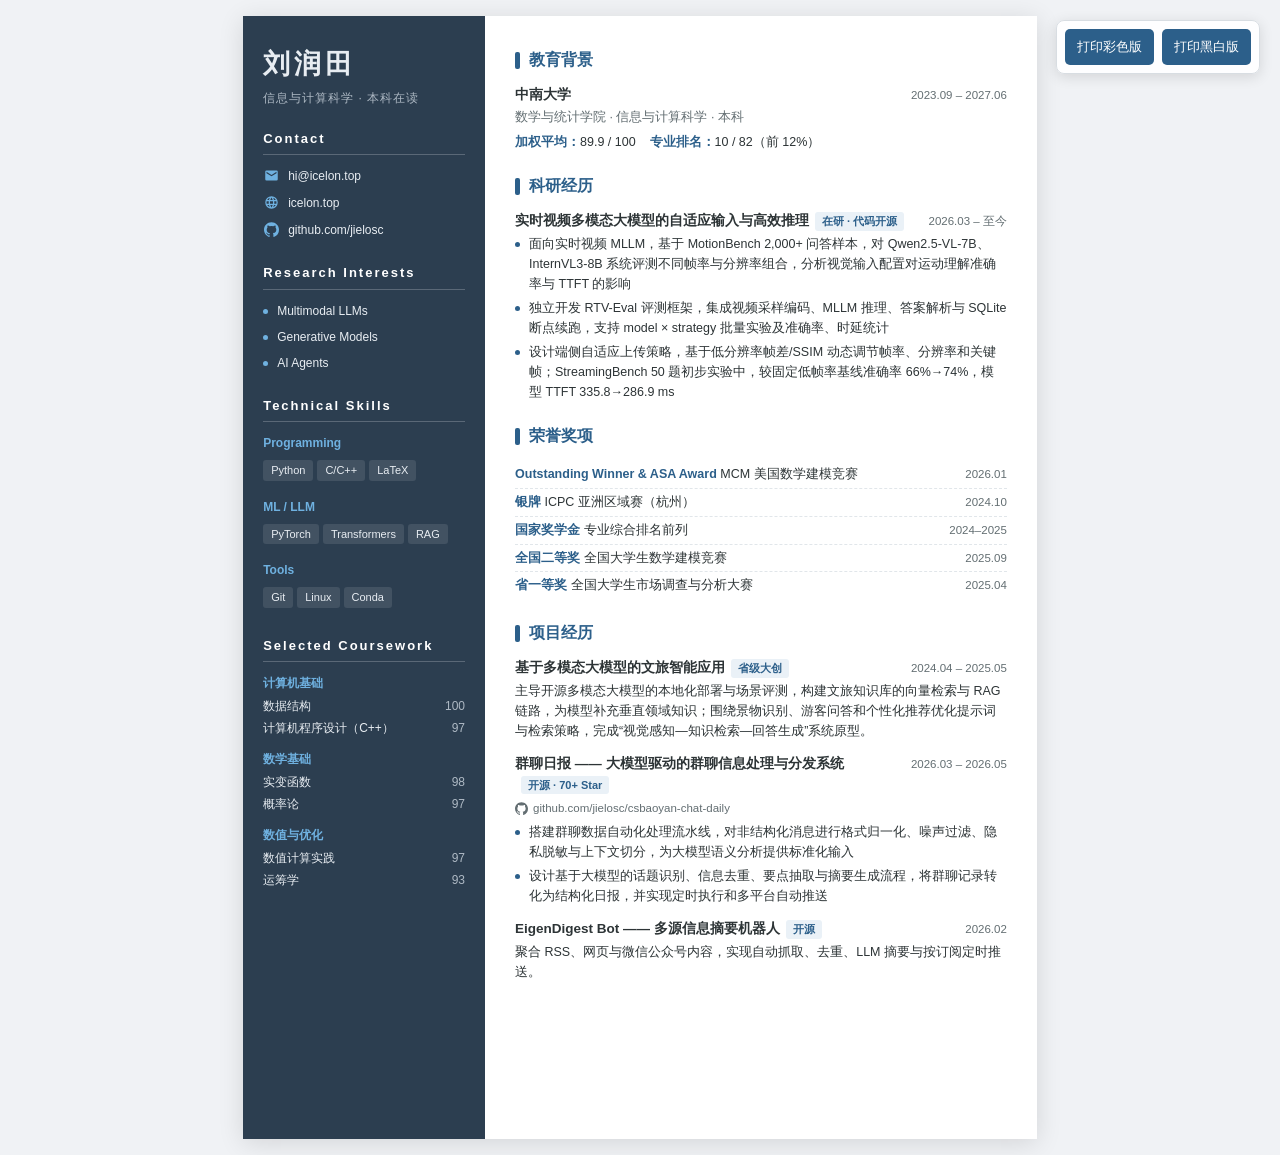
<file: index.html>
<!DOCTYPE html>
<html lang="zh-CN">
<head>
<meta charset="UTF-8">
<meta name="viewport" content="width=device-width, initial-scale=1.0">
<meta name="robots" content="noindex, nofollow, noarchive, nosnippet">
<meta name="googlebot" content="noindex, nofollow, noarchive, nosnippet">
<meta name="bingbot" content="noindex, nofollow, noarchive, nosnippet">
<meta name="referrer" content="no-referrer">
<title>个人简历</title>
<link rel="stylesheet" href="style.css">
</head>
<body>
<div class="print-actions" aria-label="打印选项">
  <button type="button" onclick="printResume('color')">打印彩色版</button>
  <button type="button" onclick="printResume('bw')">打印黑白版</button>
</div>

<div class="page">
  <!-- ===== LEFT SIDEBAR ===== -->
  <aside class="sidebar">
    <div class="name">刘润田</div>
    <div class="title">信息与计算科学 · 本科在读</div>

    <div class="side-section">
      <h2>Contact</h2>
      <div class="contact-item">
        <span class="ico"><svg viewBox="0 0 24 24" fill="currentColor"><path d="M20 4H4a2 2 0 0 0-2 2v12a2 2 0 0 0 2 2h16a2 2 0 0 0 2-2V6a2 2 0 0 0-2-2zm0 4.24-8 5-8-5V6l8 5 8-5v2.24z"/></svg></span>
        <a href="mailto:hi@icelon.top">hi@icelon.top</a>
      </div>
      <div class="contact-item">
        <span class="ico"><svg viewBox="0 0 24 24" fill="currentColor"><path d="M12 2a10 10 0 1 0 0 20 10 10 0 0 0 0-20zm6.93 6h-2.95a15.65 15.65 0 0 0-1.38-3.56A8.03 8.03 0 0 1 18.93 8zM12 4.04c.83 1.2 1.48 2.53 1.91 3.96h-3.82c.43-1.43 1.08-2.76 1.91-3.96zM4.26 14a7.82 7.82 0 0 1 0-4h3.38a16.5 16.5 0 0 0 0 4H4.26zm.81 2h2.95c.32 1.25.78 2.45 1.38 3.56A7.99 7.99 0 0 1 5.07 16zm2.95-8H5.07a7.99 7.99 0 0 1 4.33-3.56A15.65 15.65 0 0 0 8.02 8zM12 19.96c-.83-1.2-1.48-2.53-1.91-3.96h3.82A13.7 13.7 0 0 1 12 19.96zM14.34 14H9.66a14.92 14.92 0 0 1 0-4h4.68a14.92 14.92 0 0 1 0 4zm.25 5.56c.6-1.11 1.06-2.31 1.38-3.56h2.95a7.99 7.99 0 0 1-4.33 3.56zM16.36 14a16.5 16.5 0 0 0 0-4h3.38a7.82 7.82 0 0 1 0 4h-3.38z"/></svg></span>
        <a href="https://icelon.top">icelon.top</a>
      </div>
      <div class="contact-item">
        <span class="ico"><svg viewBox="0 0 24 24" fill="currentColor"><path d="M12 .5C5.37.5 0 5.87 0 12.5c0 5.3 3.44 9.8 8.21 11.39.6.11.82-.26.82-.58v-2.03c-3.34.73-4.04-1.61-4.04-1.61-.55-1.39-1.34-1.76-1.34-1.76-1.09-.75.08-.73.08-.73 1.2.08 1.84 1.24 1.84 1.24 1.07 1.83 2.81 1.3 3.5.99.11-.78.42-1.3.76-1.6-2.67-.3-5.47-1.34-5.47-5.96 0-1.32.47-2.39 1.24-3.23-.12-.31-.54-1.53.12-3.18 0 0 1.01-.32 3.3 1.23a11.5 11.5 0 0 1 6 0c2.29-1.55 3.3-1.23 3.3-1.23.66 1.65.24 2.87.12 3.18.77.84 1.24 1.91 1.24 3.23 0 4.63-2.81 5.65-5.49 5.95.43.37.81 1.1.81 2.22v3.29c0 .32.22.7.83.58A12 12 0 0 0 24 12.5C24 5.87 18.63.5 12 .5z"/></svg></span>
        <a href="https://github.com/jielosc">github.com/jielosc</a>
      </div>
    </div>

    <div class="side-section">
      <h2>Research Interests</h2>
      <div class="interest-list">
        <div class="interest-item">Multimodal LLMs</div>
        <div class="interest-item">Generative Models</div>
        <div class="interest-item">AI Agents</div>
      </div>
    </div>

    <div class="side-section">
      <h2>Technical Skills</h2>
      <div class="skill-group">
        <div class="label">Programming</div>
        <span class="tag">Python</span><span class="tag">C/C++</span><span class="tag">LaTeX</span>
      </div>
      <div class="skill-group">
        <div class="label">ML / LLM</div>
        <span class="tag">PyTorch</span><span class="tag">Transformers</span><span class="tag">RAG</span>
      </div>
      <div class="skill-group">
        <div class="label">Tools</div>
        <span class="tag">Git</span><span class="tag">Linux</span><span class="tag">Conda</span>
      </div>
    </div>

    <div class="side-section coursework">
      <h2>Selected Coursework</h2>
      <div class="skill-group">
        <div class="label">计算机基础</div>
        <div class="course-row"><span>数据结构</span><span>100</span></div>
        <div class="course-row"><span>计算机程序设计（C++）</span><span>97</span></div>
      </div>
      <div class="skill-group">
        <div class="label">数学基础</div>
        <div class="course-row"><span>实变函数</span><span>98</span></div>
        <div class="course-row"><span>概率论</span><span>97</span></div>
      </div>
      <div class="skill-group">
        <div class="label">数值与优化</div>
        <div class="course-row"><span>数值计算实践</span><span>97</span></div>
        <div class="course-row"><span>运筹学</span><span>93</span></div>
      </div>
    </div>
  </aside>

  <!-- ===== RIGHT MAIN ===== -->
  <main class="main">
    <section>
      <h2>教育背景</h2>
      <div class="entry">
        <div class="entry-head">
          <span class="entry-title">中南大学</span>
          <span class="entry-date">2023.09 &ndash; 2027.06</span>
        </div>
        <div class="entry-sub">数学与统计学院 · 信息与计算科学 · 本科</div>
        <p><span style="color:var(--accent);font-weight:600;">加权平均：</span>89.9 / 100 &nbsp;&nbsp; <span style="color:var(--accent);font-weight:600;">专业排名：</span>10 / 82（前 12%）</p>
      </div>
    </section>

    <section>
      <h2>科研经历</h2>
      <div class="entry">
        <div class="entry-head">
          <span class="entry-title">实时视频多模态大模型的自适应输入与高效推理<a class="tag-light" href="https://github.com/jielosc/rtv-eval">在研 · 代码开源</a></span>
          <span class="entry-date">2026.03 &ndash; 至今</span>
        </div>
        <ul>
          <li>面向实时视频 MLLM，基于 MotionBench 2,000+ 问答样本，对 Qwen2.5-VL-7B、InternVL3-8B 系统评测不同帧率与分辨率组合，分析视觉输入配置对运动理解准确率与 TTFT 的影响</li>
          <li>独立开发 RTV-Eval 评测框架，集成视频采样编码、MLLM 推理、答案解析与 SQLite 断点续跑，支持 model × strategy 批量实验及准确率、时延统计</li>
          <li>设计端侧自适应上传策略，基于低分辨率帧差/SSIM 动态调节帧率、分辨率和关键帧；StreamingBench 50 题初步实验中，较固定低帧率基线准确率 66%→74%，模型 TTFT 335.8→286.9 ms</li>
        </ul>
      </div>
    </section>

    <section>
      <h2>荣誉奖项</h2>
      <div class="honor-row"><span><span class="award">Outstanding Winner &amp; ASA Award </span> <span class="desc">MCM 美国数学建模竞赛</span></span><span class="hdate">2026.01</span></div>
      <div class="honor-row"><span><span class="award">银牌</span> <span class="desc">ICPC 亚洲区域赛（杭州）</span></span><span class="hdate">2024.10</span></div>
      <div class="honor-row"><span><span class="award">国家奖学金</span> <span class="desc">专业综合排名前列</span></span><span class="hdate">2024&ndash;2025</span></div>
      <div class="honor-row"><span><span class="award">全国二等奖</span> <span class="desc">全国大学生数学建模竞赛</span></span><span class="hdate">2025.09</span></div>
      <div class="honor-row"><span><span class="award">省一等奖</span> <span class="desc">全国大学生市场调查与分析大赛</span></span><span class="hdate">2025.04</span></div>
    </section>

    <section>
      <h2>项目经历</h2>
      <div class="entry">
        <div class="entry-head">
          <span class="entry-title">基于多模态大模型的文旅智能应用<span class="tag-light">省级大创</span></span>
          <span class="entry-date">2024.04 &ndash; 2025.05</span>
        </div>
        <p>主导开源多模态大模型的本地化部署与场景评测，构建文旅知识库的向量检索与 RAG 链路，为模型补充垂直领域知识；围绕景物识别、游客问答和个性化推荐优化提示词与检索策略，完成“视觉感知—知识检索—回答生成”系统原型。</p>
      </div>

      <div class="entry">
        <div class="entry-head">
          <span class="entry-title">群聊日报 —— 大模型驱动的群聊信息处理与分发系统<span class="tag-light">开源 · 70+ Star</span></span>
          <span class="entry-date">2026.03 &ndash; 2026.05</span>
        </div>
        <a class="repo-link" href="https://github.com/jielosc/csbaoyan-chat-daily"><svg viewBox="0 0 24 24" fill="currentColor"><path d="M12 .5C5.37.5 0 5.87 0 12.5c0 5.3 3.44 9.8 8.21 11.39.6.11.82-.26.82-.58v-2.03c-3.34.73-4.04-1.61-4.04-1.61-.55-1.39-1.34-1.76-1.34-1.76-1.09-.75.08-.73.08-.73 1.2.08 1.84 1.24 1.84 1.24 1.07 1.83 2.81 1.3 3.5.99.11-.78.42-1.3.76-1.6-2.67-.3-5.47-1.34-5.47-5.96 0-1.32.47-2.39 1.24-3.23-.12-.31-.54-1.53.12-3.18 0 0 1.01-.32 3.3 1.23a11.5 11.5 0 0 1 6 0c2.29-1.55 3.3-1.23 3.3-1.23.66 1.65.24 2.87.12 3.18.77.84 1.24 1.91 1.24 3.23 0 4.63-2.81 5.65-5.49 5.95.43.37.81 1.1.81 2.22v3.29c0 .32.22.7.83.58A12 12 0 0 0 24 12.5C24 5.87 18.63.5 12 .5z"/></svg>github.com/jielosc/csbaoyan-chat-daily</a>
        <ul>
          <li>搭建群聊数据自动化处理流水线，对非结构化消息进行格式归一化、噪声过滤、隐私脱敏与上下文切分，为大模型语义分析提供标准化输入</li>
          <li>设计基于大模型的话题识别、信息去重、要点抽取与摘要生成流程，将群聊记录转化为结构化日报，并实现定时执行和多平台自动推送</li>
        </ul>
      </div>

      <div class="entry">
        <div class="entry-head">
          <span class="entry-title">EigenDigest Bot —— 多源信息摘要机器人<a class="tag-light" href="https://github.com/jielosc/EigenDigest_bot">开源</a></span>
          <span class="entry-date">2026.02</span>
        </div>
        <p>聚合 RSS、网页与微信公众号内容，实现自动抓取、去重、LLM 摘要与按订阅定时推送。</p>
      </div>
    </section>
  </main>
</div>
<script>
  function printResume(mode) {
    document.body.classList.toggle("print-bw", mode === "bw");
    window.print();
  }

  window.addEventListener("afterprint", function () {
    document.body.classList.remove("print-bw");
  });
</script>
</body>
</html>
</file>
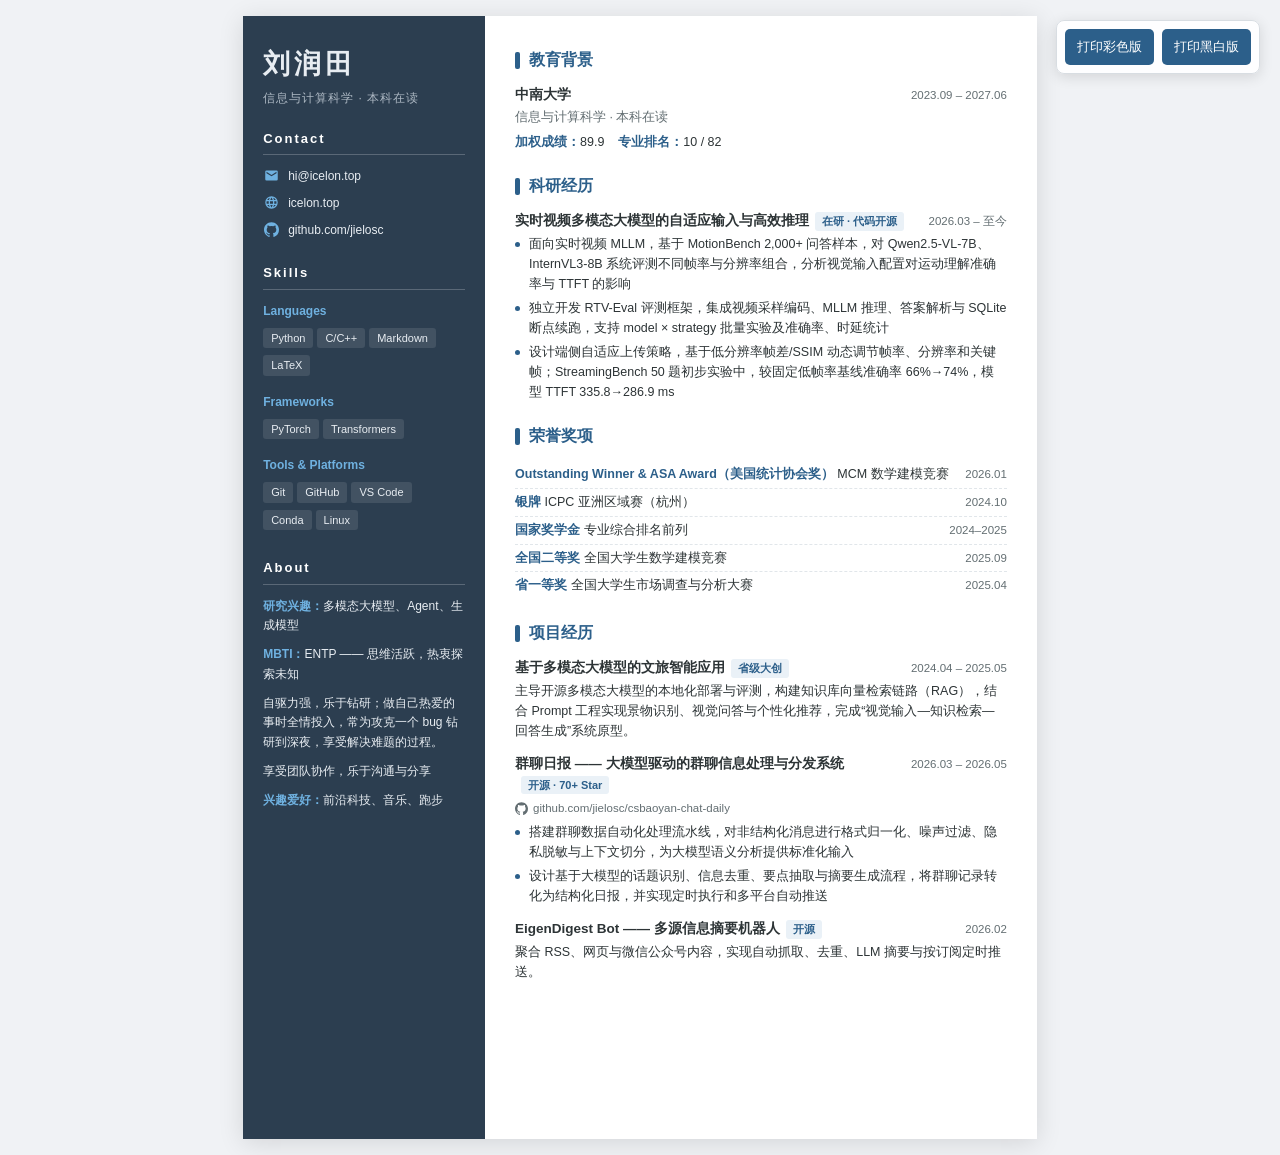
<file: resume.html>
<!DOCTYPE html>
<html lang="zh-CN">
<head>
<meta charset="UTF-8">
<meta name="viewport" content="width=device-width, initial-scale=1.0">
<title>刘润田</title>
<link rel="stylesheet" href="style.css">
</head>
<body>
<div class="print-actions" aria-label="打印选项">
  <button type="button" onclick="printResume('color')">打印彩色版</button>
  <button type="button" onclick="printResume('bw')">打印黑白版</button>
</div>

<div class="page">
  <!-- ===== LEFT SIDEBAR ===== -->
  <aside class="sidebar">
    <div class="name">刘润田</div>
    <div class="title">信息与计算科学 · 本科在读</div>

    <div class="side-section">
      <h2>Contact</h2>
      <div class="contact-item">
        <span class="ico"><svg viewBox="0 0 24 24" fill="currentColor"><path d="M20 4H4a2 2 0 0 0-2 2v12a2 2 0 0 0 2 2h16a2 2 0 0 0 2-2V6a2 2 0 0 0-2-2zm0 4.24-8 5-8-5V6l8 5 8-5v2.24z"/></svg></span>
        <a href="mailto:hi@icelon.top">hi@icelon.top</a>
      </div>
      <div class="contact-item">
        <span class="ico"><svg viewBox="0 0 24 24" fill="currentColor"><path d="M12 2a10 10 0 1 0 0 20 10 10 0 0 0 0-20zm6.93 6h-2.95a15.65 15.65 0 0 0-1.38-3.56A8.03 8.03 0 0 1 18.93 8zM12 4.04c.83 1.2 1.48 2.53 1.91 3.96h-3.82c.43-1.43 1.08-2.76 1.91-3.96zM4.26 14a7.82 7.82 0 0 1 0-4h3.38a16.5 16.5 0 0 0 0 4H4.26zm.81 2h2.95c.32 1.25.78 2.45 1.38 3.56A7.99 7.99 0 0 1 5.07 16zm2.95-8H5.07a7.99 7.99 0 0 1 4.33-3.56A15.65 15.65 0 0 0 8.02 8zM12 19.96c-.83-1.2-1.48-2.53-1.91-3.96h3.82A13.7 13.7 0 0 1 12 19.96zM14.34 14H9.66a14.92 14.92 0 0 1 0-4h4.68a14.92 14.92 0 0 1 0 4zm.25 5.56c.6-1.11 1.06-2.31 1.38-3.56h2.95a7.99 7.99 0 0 1-4.33 3.56zM16.36 14a16.5 16.5 0 0 0 0-4h3.38a7.82 7.82 0 0 1 0 4h-3.38z"/></svg></span>
        <a href="https://icelon.top">icelon.top</a>
      </div>
      <div class="contact-item">
        <span class="ico"><svg viewBox="0 0 24 24" fill="currentColor"><path d="M12 .5C5.37.5 0 5.87 0 12.5c0 5.3 3.44 9.8 8.21 11.39.6.11.82-.26.82-.58v-2.03c-3.34.73-4.04-1.61-4.04-1.61-.55-1.39-1.34-1.76-1.34-1.76-1.09-.75.08-.73.08-.73 1.2.08 1.84 1.24 1.84 1.24 1.07 1.83 2.81 1.3 3.5.99.11-.78.42-1.3.76-1.6-2.67-.3-5.47-1.34-5.47-5.96 0-1.32.47-2.39 1.24-3.23-.12-.31-.54-1.53.12-3.18 0 0 1.01-.32 3.3 1.23a11.5 11.5 0 0 1 6 0c2.29-1.55 3.3-1.23 3.3-1.23.66 1.65.24 2.87.12 3.18.77.84 1.24 1.91 1.24 3.23 0 4.63-2.81 5.65-5.49 5.95.43.37.81 1.1.81 2.22v3.29c0 .32.22.7.83.58A12 12 0 0 0 24 12.5C24 5.87 18.63.5 12 .5z"/></svg></span>
        <a href="https://github.com/jielosc">github.com/jielosc</a>
      </div>
    </div>

    <div class="side-section">
      <h2>Skills</h2>
      <div class="skill-group">
        <div class="label">Languages</div>
        <span class="tag">Python</span><span class="tag">C/C++</span><span class="tag">Markdown</span><span class="tag">LaTeX</span>
      </div>
      <div class="skill-group">
        <div class="label">Frameworks</div>
        <span class="tag">PyTorch</span><span class="tag">Transformers</span>
      </div>
      <div class="skill-group">
        <div class="label">Tools &amp; Platforms</div>
        <span class="tag">Git</span><span class="tag">GitHub</span><span class="tag">VS Code</span><span class="tag">Conda</span><span class="tag">Linux</span>
      </div>
    </div>

    <div class="side-section">
      <h2>About</h2>
      <div class="about-line"><span class="k">研究兴趣：</span>多模态大模型、Agent、生成模型</div>
      <div class="about-line"><span class="k">MBTI：</span>ENTP —— 思维活跃，热衷探索未知</div>
      <div class="about-line">自驱力强，乐于钻研；做自己热爱的事时全情投入，常为攻克一个 bug 钻研到深夜，享受解决难题的过程。</div>
      <div class="about-line">享受团队协作，乐于沟通与分享</div>
      <div class="about-line"><span class="k">兴趣爱好：</span>前沿科技、音乐、跑步</div>
    </div>
  </aside>

  <!-- ===== RIGHT MAIN ===== -->
  <main class="main">
    <section>
      <h2>教育背景</h2>
      <div class="entry">
        <div class="entry-head">
          <span class="entry-title">中南大学</span>
          <span class="entry-date">2023.09 &ndash; 2027.06</span>
        </div>
        <div class="entry-sub">信息与计算科学 · 本科在读</div>
        <p><span style="color:var(--accent);font-weight:600;">加权成绩：</span>89.9 &nbsp;&nbsp; <span style="color:var(--accent);font-weight:600;">专业排名：</span>10 / 82</p>
      </div>
    </section>

    <section>
      <h2>科研经历</h2>
      <div class="entry">
        <div class="entry-head">
          <span class="entry-title">实时视频多模态大模型的自适应输入与高效推理<a class="tag-light" href="https://github.com/jielosc/rtv-eval">在研 · 代码开源</a></span>
          <span class="entry-date">2026.03 &ndash; 至今</span>
        </div>
        <ul>
          <li>面向实时视频 MLLM，基于 MotionBench 2,000+ 问答样本，对 Qwen2.5-VL-7B、InternVL3-8B 系统评测不同帧率与分辨率组合，分析视觉输入配置对运动理解准确率与 TTFT 的影响</li>
          <li>独立开发 RTV-Eval 评测框架，集成视频采样编码、MLLM 推理、答案解析与 SQLite 断点续跑，支持 model × strategy 批量实验及准确率、时延统计</li>
          <li>设计端侧自适应上传策略，基于低分辨率帧差/SSIM 动态调节帧率、分辨率和关键帧；StreamingBench 50 题初步实验中，较固定低帧率基线准确率 66%→74%，模型 TTFT 335.8→286.9 ms</li>
        </ul>
      </div>
    </section>

    <section>
      <h2>荣誉奖项</h2>
      <div class="honor-row"><span><span class="award">Outstanding Winner &amp; ASA Award（美国统计协会奖）</span> <span class="desc">MCM 数学建模竞赛</span></span><span class="hdate">2026.01</span></div>
      <div class="honor-row"><span><span class="award">银牌</span> <span class="desc">ICPC 亚洲区域赛（杭州）</span></span><span class="hdate">2024.10</span></div>
      <div class="honor-row"><span><span class="award">国家奖学金</span> <span class="desc">专业综合排名前列</span></span><span class="hdate">2024&ndash;2025</span></div>
      <div class="honor-row"><span><span class="award">全国二等奖</span> <span class="desc">全国大学生数学建模竞赛</span></span><span class="hdate">2025.09</span></div>
      <div class="honor-row"><span><span class="award">省一等奖</span> <span class="desc">全国大学生市场调查与分析大赛</span></span><span class="hdate">2025.04</span></div>
    </section>

    <section>
      <h2>项目经历</h2>
      <div class="entry">
        <div class="entry-head">
          <span class="entry-title">基于多模态大模型的文旅智能应用<span class="tag-light">省级大创</span></span>
          <span class="entry-date">2024.04 &ndash; 2025.05</span>
        </div>
        <p>主导开源多模态大模型的本地化部署与评测，构建知识库向量检索链路（RAG），结合 Prompt 工程实现景物识别、视觉问答与个性化推荐，完成“视觉输入—知识检索—回答生成”系统原型。</p>
      </div>

      <div class="entry">
        <div class="entry-head">
          <span class="entry-title">群聊日报 —— 大模型驱动的群聊信息处理与分发系统<span class="tag-light">开源 · 70+ Star</span></span>
          <span class="entry-date">2026.03 &ndash; 2026.05</span>
        </div>
        <a class="repo-link" href="https://github.com/jielosc/csbaoyan-chat-daily"><svg viewBox="0 0 24 24" fill="currentColor"><path d="M12 .5C5.37.5 0 5.87 0 12.5c0 5.3 3.44 9.8 8.21 11.39.6.11.82-.26.82-.58v-2.03c-3.34.73-4.04-1.61-4.04-1.61-.55-1.39-1.34-1.76-1.34-1.76-1.09-.75.08-.73.08-.73 1.2.08 1.84 1.24 1.84 1.24 1.07 1.83 2.81 1.3 3.5.99.11-.78.42-1.3.76-1.6-2.67-.3-5.47-1.34-5.47-5.96 0-1.32.47-2.39 1.24-3.23-.12-.31-.54-1.53.12-3.18 0 0 1.01-.32 3.3 1.23a11.5 11.5 0 0 1 6 0c2.29-1.55 3.3-1.23 3.3-1.23.66 1.65.24 2.87.12 3.18.77.84 1.24 1.91 1.24 3.23 0 4.63-2.81 5.65-5.49 5.95.43.37.81 1.1.81 2.22v3.29c0 .32.22.7.83.58A12 12 0 0 0 24 12.5C24 5.87 18.63.5 12 .5z"/></svg>github.com/jielosc/csbaoyan-chat-daily</a>
        <ul>
          <li>搭建群聊数据自动化处理流水线，对非结构化消息进行格式归一化、噪声过滤、隐私脱敏与上下文切分，为大模型语义分析提供标准化输入</li>
          <li>设计基于大模型的话题识别、信息去重、要点抽取与摘要生成流程，将群聊记录转化为结构化日报，并实现定时执行和多平台自动推送</li>
        </ul>
      </div>

      <div class="entry">
        <div class="entry-head">
          <span class="entry-title">EigenDigest Bot —— 多源信息摘要机器人<a class="tag-light" href="https://github.com/jielosc/EigenDigest_bot">开源</a></span>
          <span class="entry-date">2026.02</span>
        </div>
        <p>聚合 RSS、网页与微信公众号内容，实现自动抓取、去重、LLM 摘要与按订阅定时推送。</p>
      </div>
    </section>
  </main>
</div>
<script>
  function printResume(mode) {
    document.body.classList.toggle("print-bw", mode === "bw");
    window.print();
  }

  window.addEventListener("afterprint", function () {
    document.body.classList.remove("print-bw");
  });
</script>
</body>
</html>
</file>
<file: style.css>
* { margin: 0; padding: 0; box-sizing: border-box; }

:root {
  --accent: #2c5f8a;
  --accent-light: #eaf1f7;
  --sidebar-bg: #2c3e50;
  --sidebar-text: #e8edf2;
  --sidebar-muted: #aeb9c4;
  --text: #2d3436;
  --text-light: #636e72;
  --line: #e1e6ea;
}

html, body {
  font-family: "PingFang SC", "Microsoft YaHei", "Hiragino Sans GB", -apple-system, sans-serif;
  color: var(--text);
  background: #f0f2f5;
  line-height: 1.5;
  -webkit-print-color-adjust: exact;
  print-color-adjust: exact;
}

.print-actions {
  position: fixed;
  top: 20px;
  right: 20px;
  z-index: 10;
  display: flex;
  gap: 8px;
  padding: 8px;
  background: rgba(255,255,255,0.92);
  border: 1px solid #d8dde2;
  border-radius: 8px;
  box-shadow: 0 3px 14px rgba(0,0,0,0.12);
}
.print-actions button {
  border: 0;
  border-radius: 5px;
  padding: 8px 12px;
  color: #fff;
  background: var(--accent);
  font: inherit;
  font-size: 13px;
  cursor: pointer;
}
.print-actions button:hover { filter: brightness(1.1); }

.page {
  width: 210mm;
  min-height: 297mm;
  margin: 16px auto;
  background: #fff;
  display: grid;
  grid-template-columns: 64mm 1fr;
  box-shadow: 0 4px 24px rgba(0,0,0,0.12);
  overflow: hidden;
}

/* ---------- LEFT SIDEBAR ---------- */
.sidebar {
  background: var(--sidebar-bg);
  color: var(--sidebar-text);
  padding: 28px 20px;
}

.sidebar .name {
  font-size: 27px;
  font-weight: 700;
  letter-spacing: 4px;
  margin-bottom: 4px;
}

.sidebar .title {
  font-size: 12px;
  color: var(--sidebar-muted);
  letter-spacing: 1px;
  margin-bottom: 22px;
}

.side-section { margin-bottom: 24px; }

.side-section h2 {
  font-size: 13px;
  font-weight: 600;
  letter-spacing: 2px;
  color: #fff;
  padding-bottom: 6px;
  margin-bottom: 12px;
  border-bottom: 1px solid rgba(255,255,255,0.22);
}

.contact-item {
  display: flex;
  align-items: flex-start;
  font-size: 12px;
  margin-bottom: 9px;
  color: var(--sidebar-text);
  word-break: break-all;
}
.contact-item .ico {
  width: 16px;
  height: 16px;
  flex-shrink: 0;
  margin-right: 9px;
  color: #6fb1e0;
  display: inline-flex;
  align-items: center;
  justify-content: center;
}
.contact-item .ico svg {
  width: 15px;
  height: 15px;
  display: block;
}
.contact-item a { color: var(--sidebar-text); text-decoration: none; }
.contact-item a:hover { color: #6fb1e0; }

.interest-list {
  display: grid;
  gap: 8px;
}
.interest-item {
  position: relative;
  padding-left: 14px;
  font-size: 12px;
  line-height: 1.5;
}
.interest-item::before {
  content: "";
  position: absolute;
  left: 0;
  top: 7px;
  width: 5px;
  height: 5px;
  border-radius: 50%;
  background: #6fb1e0;
}

.skill-group { margin-bottom: 13px; }
.skill-group .label {
  font-size: 12px;
  font-weight: 600;
  color: #6fb1e0;
  margin-bottom: 5px;
}
.course-row {
  display: flex;
  justify-content: space-between;
  gap: 8px;
  font-size: 12px;
  line-height: 1.55;
  margin-bottom: 3px;
}
.course-row span:last-child {
  color: var(--sidebar-muted);
  font-variant-numeric: tabular-nums;
}
.tag {
  display: inline-block;
  font-size: 11px;
  background: rgba(255,255,255,0.1);
  color: var(--sidebar-text);
  padding: 2px 8px;
  border-radius: 3px;
  margin: 0 4px 4px 0;
}

.about-line {
  font-size: 12px;
  color: var(--sidebar-text);
  margin-bottom: 9px;
  line-height: 1.65;
}
.about-line .k { color: #6fb1e0; font-weight: 600; }

/* ---------- RIGHT MAIN ---------- */
.main {
  padding: 32px 30px;
}

.main section { margin-bottom: 22px; }

.main h2 {
  font-size: 16px;
  font-weight: 700;
  color: var(--accent);
  display: flex;
  align-items: center;
  margin-bottom: 13px;
}
.main h2::before {
  content: "";
  display: inline-block;
  width: 5px;
  height: 17px;
  background: var(--accent);
  border-radius: 2px;
  margin-right: 9px;
}

.entry { margin-bottom: 13px; }
.entry:last-child { margin-bottom: 0; }

.entry-head {
  display: flex;
  justify-content: space-between;
  align-items: baseline;
  margin-bottom: 3px;
}
.entry-title {
  font-size: 13.5px;
  font-weight: 600;
  color: var(--text);
}
.entry-title a { color: var(--accent); text-decoration: none; }
.entry-date {
  font-size: 11.5px;
  color: var(--text-light);
  white-space: nowrap;
  margin-left: 12px;
}
.entry-sub {
  font-size: 12.5px;
  color: var(--text-light);
  margin-bottom: 5px;
}
.entry-sub .hl { color: var(--accent); font-weight: 600; }

.repo-link {
  display: inline-flex;
  align-items: center;
  font-size: 11.5px;
  color: var(--text-light);
  text-decoration: none;
  margin-bottom: 5px;
}
.repo-link svg {
  width: 13px;
  height: 13px;
  margin-right: 5px;
  flex-shrink: 0;
}
.repo-link:hover { color: var(--accent); }

.entry p {
  font-size: 12.5px;
  color: var(--text);
  line-height: 1.6;
}

.entry ul { list-style: none; }
.entry ul li {
  position: relative;
  font-size: 12.5px;
  color: var(--text);
  padding-left: 14px;
  margin-bottom: 4px;
  line-height: 1.6;
}
.entry ul li::before {
  content: "";
  position: absolute;
  left: 0;
  top: 8px;
  width: 5px;
  height: 5px;
  background: var(--accent);
  border-radius: 50%;
}

/* honors as compact rows */
.honor-row {
  display: flex;
  justify-content: space-between;
  align-items: baseline;
  font-size: 12.5px;
  padding: 4px 0;
  border-bottom: 1px dashed var(--line);
}
.honor-row:last-child { border-bottom: none; }
.honor-row .award { font-weight: 600; color: var(--accent); }
.honor-row .desc { color: var(--text); }
.honor-row .hdate { color: var(--text-light); font-size: 11.5px; white-space: nowrap; margin-left: 12px; }

.tag-light {
  display: inline-block;
  font-size: 11px;
  background: var(--accent-light);
  color: var(--accent);
  padding: 1px 7px;
  border-radius: 3px;
  margin-left: 6px;
  vertical-align: middle;
}
a.tag-light { text-decoration: none; }

@media print {
  body.print-bw {
    --accent: #111;
    --accent-light: #f2f2f2;
    --sidebar-bg: #f7f7f7;
    --sidebar-text: #111;
    --sidebar-muted: #555;
    --text: #111;
    --text-light: #444;
    --line: #c8c8c8;
  }

  body { background: #fff; }
  .print-actions { display: none; }
  .page { margin: 0; box-shadow: none; width: 210mm; }
  .print-bw .sidebar { border-right: 1px solid #333; }
  .print-bw .side-section h2 { color: #000; border-bottom-color: #333; }
  .print-bw .contact-item .ico,
  .print-bw .contact-item a:hover,
  .print-bw .skill-group .label,
  .print-bw .about-line .k { color: #000; }
  .print-bw .interest-item::before { background: #000; }
  .print-bw .tag { background: #fff; border: 1px solid #777; }
  .print-bw .tag-light { border: 1px solid #777; }
  @page { size: A4; margin: 0; }
}
</file>
